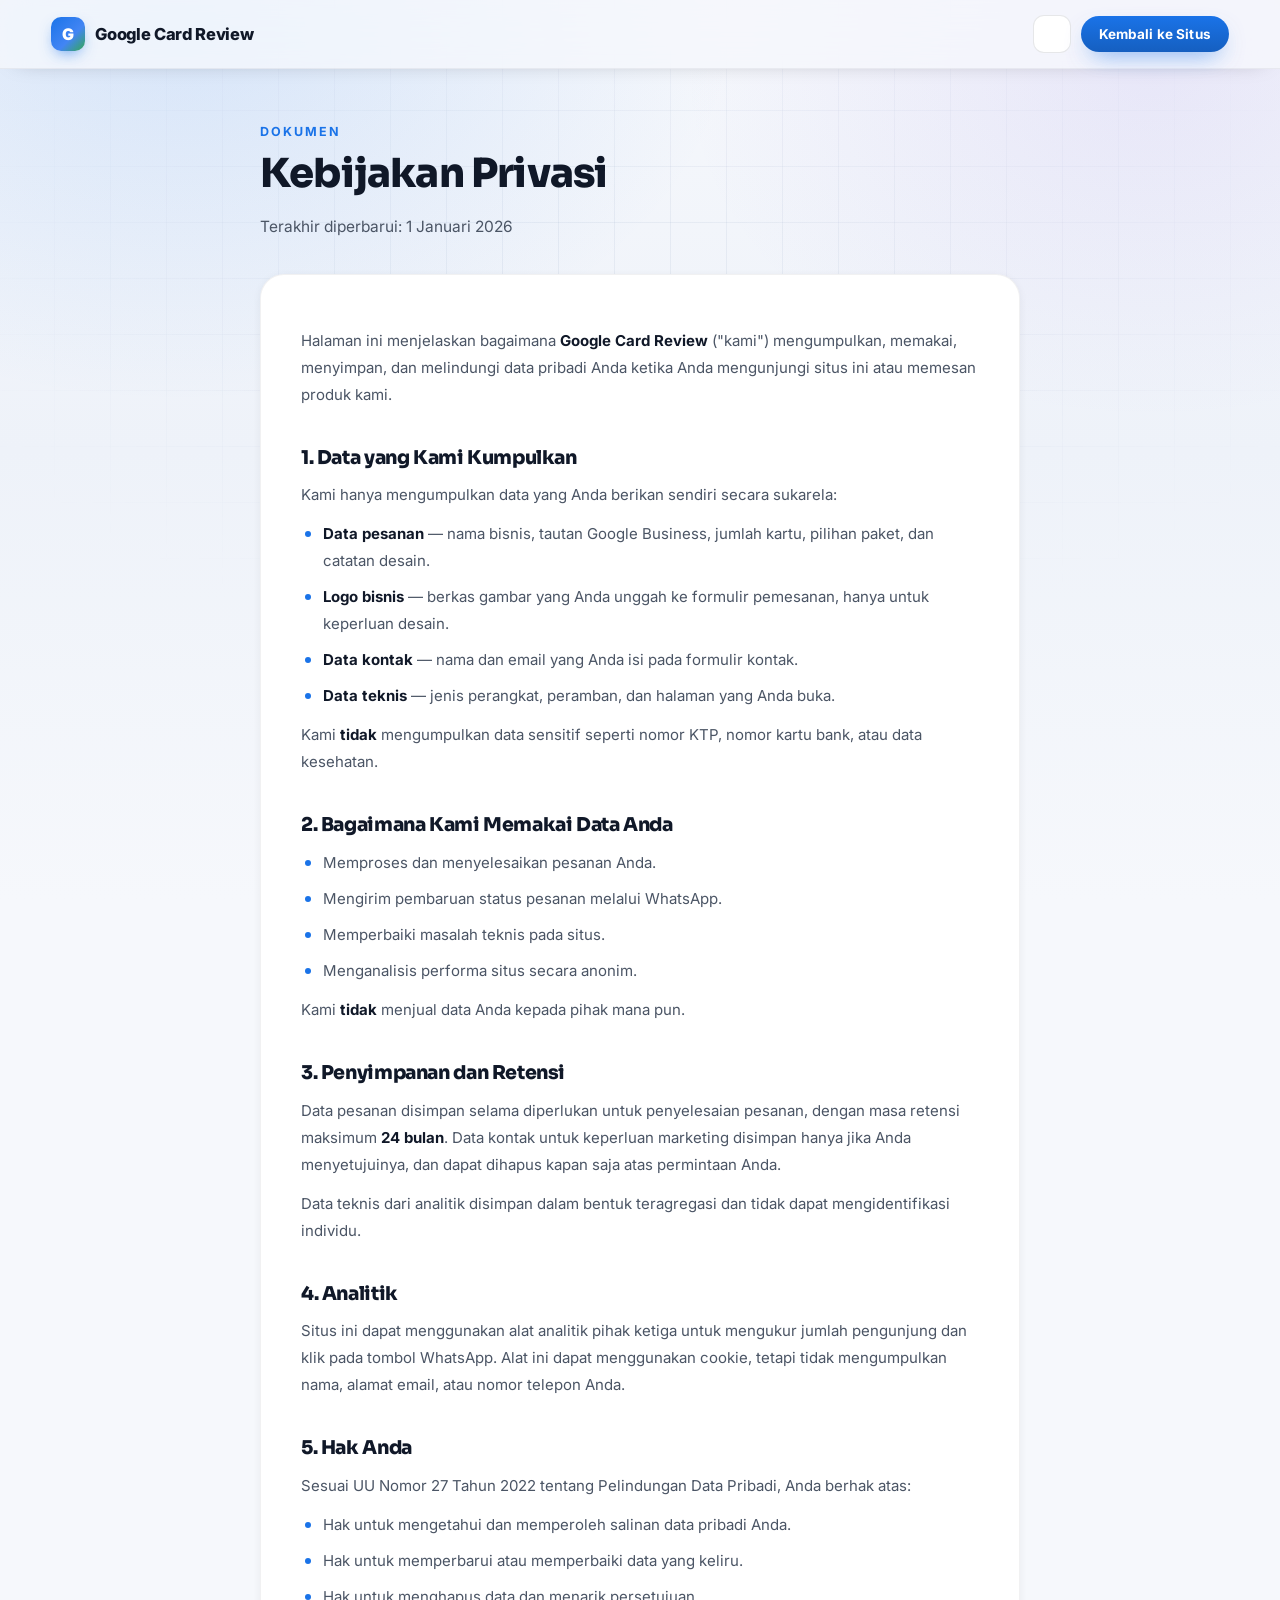
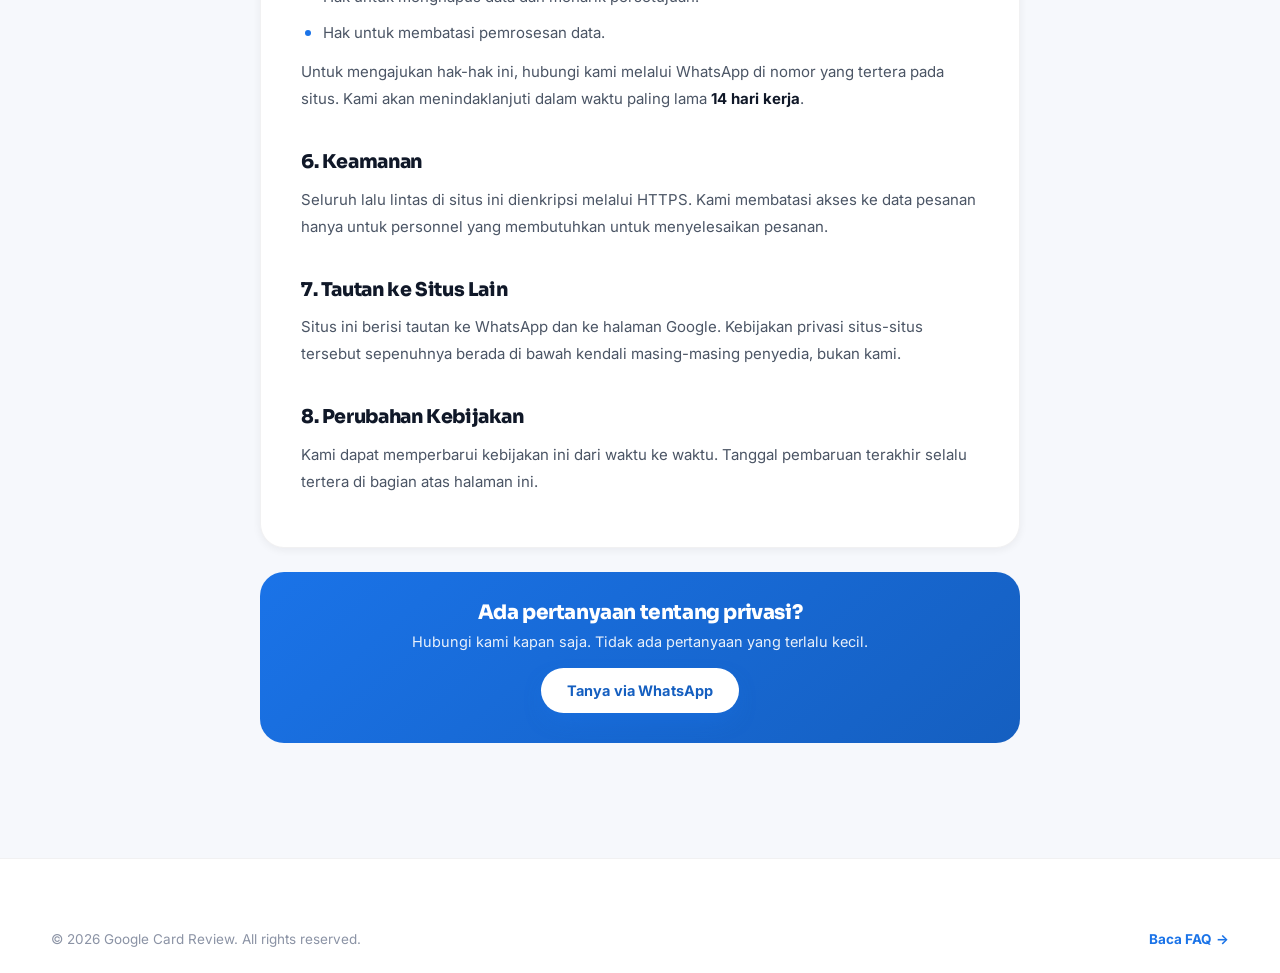
<file: privasi.html>
<!DOCTYPE html>
<html lang="id" data-theme="light">
<head>
<meta charset="UTF-8" />
<meta name="viewport" content="width=device-width, initial-scale=1" />
<meta name="description" content="Kebijakan privasi Google Card Review — bagaimana kami mengumpulkan, memakai, dan melindungi data Anda." />
<meta name="theme-color" content="#1a73e8" />
<meta name="robots" content="index, follow" />
<title>Kebijakan Privasi — Google Card Review</title>
<link rel="icon" href="assets/favicon.svg" type="image/svg+xml" />
<link rel="apple-touch-icon" href="assets/apple-touch-icon.png" />
<meta property="og:title" content="Kebijakan Privasi — Google Card Review" />
<meta property="og:description" content="Bagaimana kami mengumpulkan, memakai, dan melindungi data Anda." />
<meta property="og:image" content="assets/og-image.png" />
<meta property="og:type" content="article" />
<link rel="preconnect" href="https://fonts.googleapis.com" />
<link rel="preconnect" href="https://fonts.gstatic.com" crossorigin />
<link href="https://fonts.googleapis.com/css2?family=Inter:wght@400;500;600;700;800&family=Sora:wght@700;800&display=swap" rel="stylesheet" />
<link rel="stylesheet" href="style.css" />
<script>
  (function(){try{var s=localStorage.getItem("rc-theme");var d=matchMedia("(prefers-color-scheme: dark)").matches;
    document.documentElement.setAttribute("data-theme",s||(d?"dark":"light"));}catch(e){}})();
</script>
</head>
<body>
<div class="bg" aria-hidden="true"><div class="bg__wash"></div><div class="bg__grid"></div></div>

<header class="nav is-stuck">
  <div class="nav__inner">
    <a class="brand" href="index.html">
      <span class="brand__mark" aria-hidden="true">G</span>
      <span class="brand__name">Google Card Review</span>
    </a>
    <div class="nav__actions">
      <button class="theme" id="themeToggle" type="button" aria-label="Ganti tema"></button>
      <a class="btn btn--primary btn--sm" href="index.html">Kembali ke Situs</a>
    </div>
  </div>
</header>

<main class="section" style="padding-top:calc(var(--nav-h) + 52px)">
  <div class="wrap wrap--narrow">

    <span class="sec-kicker">Dokumen</span>
    <h1 style="font-family:'Sora';font-size:clamp(26px,4vw,40px);margin-bottom:12px">Kebijakan Privasi</h1>
    <p class="lead-p">Terakhir diperbarui: 1 Januari 2026</p>

    <div class="doc">
      <p>Halaman ini menjelaskan bagaimana <b>Google Card Review</b> ("kami") mengumpulkan, memakai, menyimpan, dan melindungi data pribadi Anda ketika Anda mengunjungi situs ini atau memesan produk kami.</p>

      <h2>1. Data yang Kami Kumpulkan</h2>
      <p>Kami hanya mengumpulkan data yang Anda berikan sendiri secara sukarela:</p>
      <ul>
        <li><b>Data pesanan</b> — nama bisnis, tautan Google Business, jumlah kartu, pilihan paket, dan catatan desain.</li>
        <li><b>Logo bisnis</b> — berkas gambar yang Anda unggah ke formulir pemesanan, hanya untuk keperluan desain.</li>
        <li><b>Data kontak</b> — nama dan email yang Anda isi pada formulir kontak.</li>
        <li><b>Data teknis</b> — jenis perangkat, peramban, dan halaman yang Anda buka.</li>
      </ul>
      <p>Kami <b>tidak</b> mengumpulkan data sensitif seperti nomor KTP, nomor kartu bank, atau data kesehatan.</p>

      <h2>2. Bagaimana Kami Memakai Data Anda</h2>
      <ul>
        <li>Memproses dan menyelesaikan pesanan Anda.</li>
        <li>Mengirim pembaruan status pesanan melalui WhatsApp.</li>
        <li>Memperbaiki masalah teknis pada situs.</li>
        <li>Menganalisis performa situs secara anonim.</li>
      </ul>
      <p>Kami <b>tidak</b> menjual data Anda kepada pihak mana pun.</p>

      <h2>3. Penyimpanan dan Retensi</h2>
      <p>Data pesanan disimpan selama diperlukan untuk penyelesaian pesanan, dengan masa retensi maksimum <b>24 bulan</b>. Data kontak untuk keperluan marketing disimpan hanya jika Anda menyetujuinya, dan dapat dihapus kapan saja atas permintaan Anda.</p>
      <p>Data teknis dari analitik disimpan dalam bentuk teragregasi dan tidak dapat mengidentifikasi individu.</p>

      <h2>4. Analitik</h2>
      <p>Situs ini dapat menggunakan alat analitik pihak ketiga untuk mengukur jumlah pengunjung dan klik pada tombol WhatsApp. Alat ini dapat menggunakan cookie, tetapi tidak mengumpulkan nama, alamat email, atau nomor telepon Anda.</p>

      <h2>5. Hak Anda</h2>
      <p>Sesuai UU Nomor 27 Tahun 2022 tentang Pelindungan Data Pribadi, Anda berhak atas:</p>
      <ul>
        <li>Hak untuk mengetahui dan memperoleh salinan data pribadi Anda.</li>
        <li>Hak untuk memperbarui atau memperbaiki data yang keliru.</li>
        <li>Hak untuk menghapus data dan menarik persetujuan.</li>
        <li>Hak untuk membatasi pemrosesan data.</li>
      </ul>
      <p>Untuk mengajukan hak-hak ini, hubungi kami melalui WhatsApp di nomor yang tertera pada situs. Kami akan menindaklanjuti dalam waktu paling lama <b>14 hari kerja</b>.</p>

      <h2>6. Keamanan</h2>
      <p>Seluruh lalu lintas di situs ini dienkripsi melalui HTTPS. Kami membatasi akses ke data pesanan hanya untuk personnel yang membutuhkan untuk menyelesaikan pesanan.</p>

      <h2>7. Tautan ke Situs Lain</h2>
      <p>Situs ini berisi tautan ke WhatsApp dan ke halaman Google. Kebijakan privasi situs-situs tersebut sepenuhnya berada di bawah kendali masing-masing penyedia, bukan kami.</p>

      <h2>8. Perubahan Kebijakan</h2>
      <p>Kami dapat memperbarui kebijakan ini dari waktu ke waktu. Tanggal pembaruan terakhir selalu tertera di bagian atas halaman ini.</p>
    </div>

    <div class="doc-cta">
      <h3>Ada pertanyaan tentang privasi?</h3>
      <p>Hubungi kami kapan saja. Tidak ada pertanyaan yang terlalu kecil.</p>
      <a class="btn btn--primary" href="https://wa.me/6288212725000?text=Halo%2C%20saya%20punya%20pertanyaan%20tentang%20kebijakan%20privasi."
         target="_blank" rel="noopener">Tanya via WhatsApp</a>
    </div>

  </div>
</main>

<footer class="foot">
  <div class="wrap">
    <div class="foot__bar" style="border-top:0;padding-top:0">
      <p>© 2026 Google Card Review. All rights reserved.</p>
      <a class="link-wa" href="index.html#faq">Baca FAQ</a>
    </div>
  </div>
</footer>

<script src="script.js" defer></script>
</body>
</html>
</file>
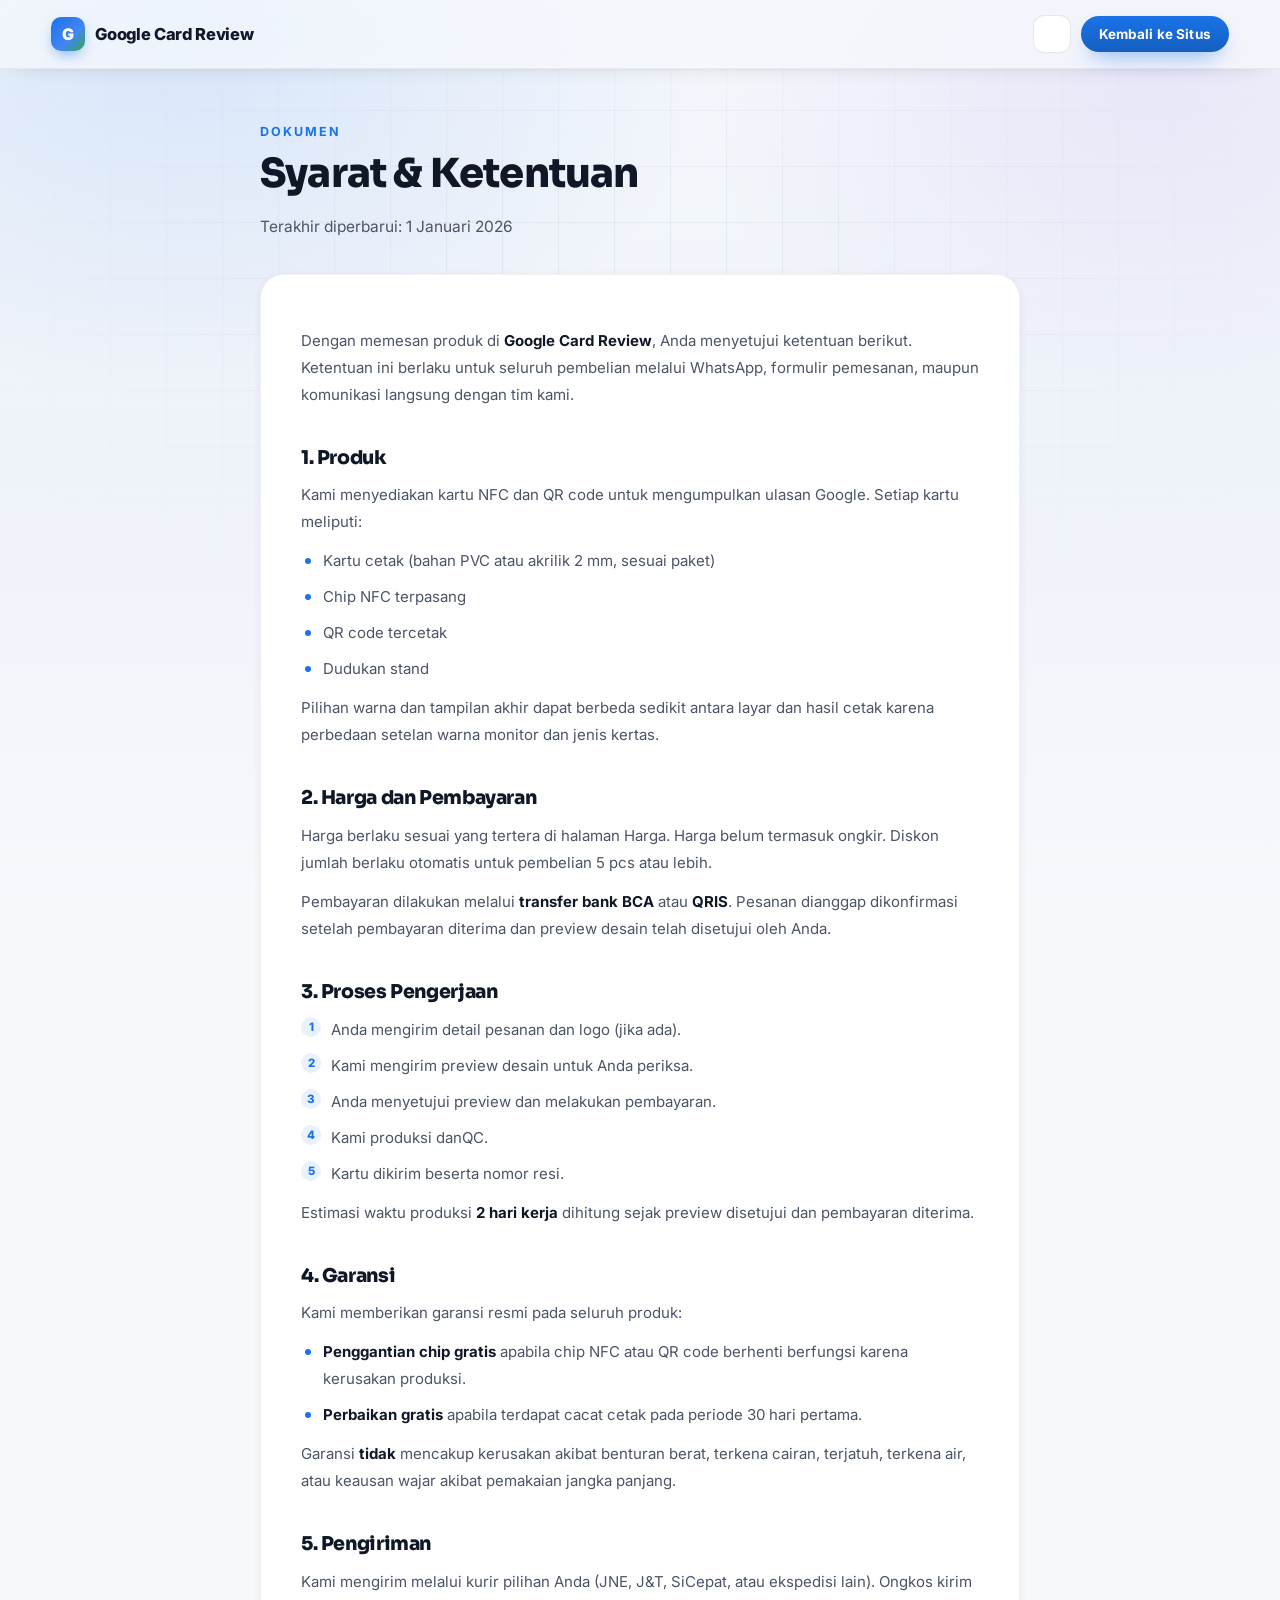
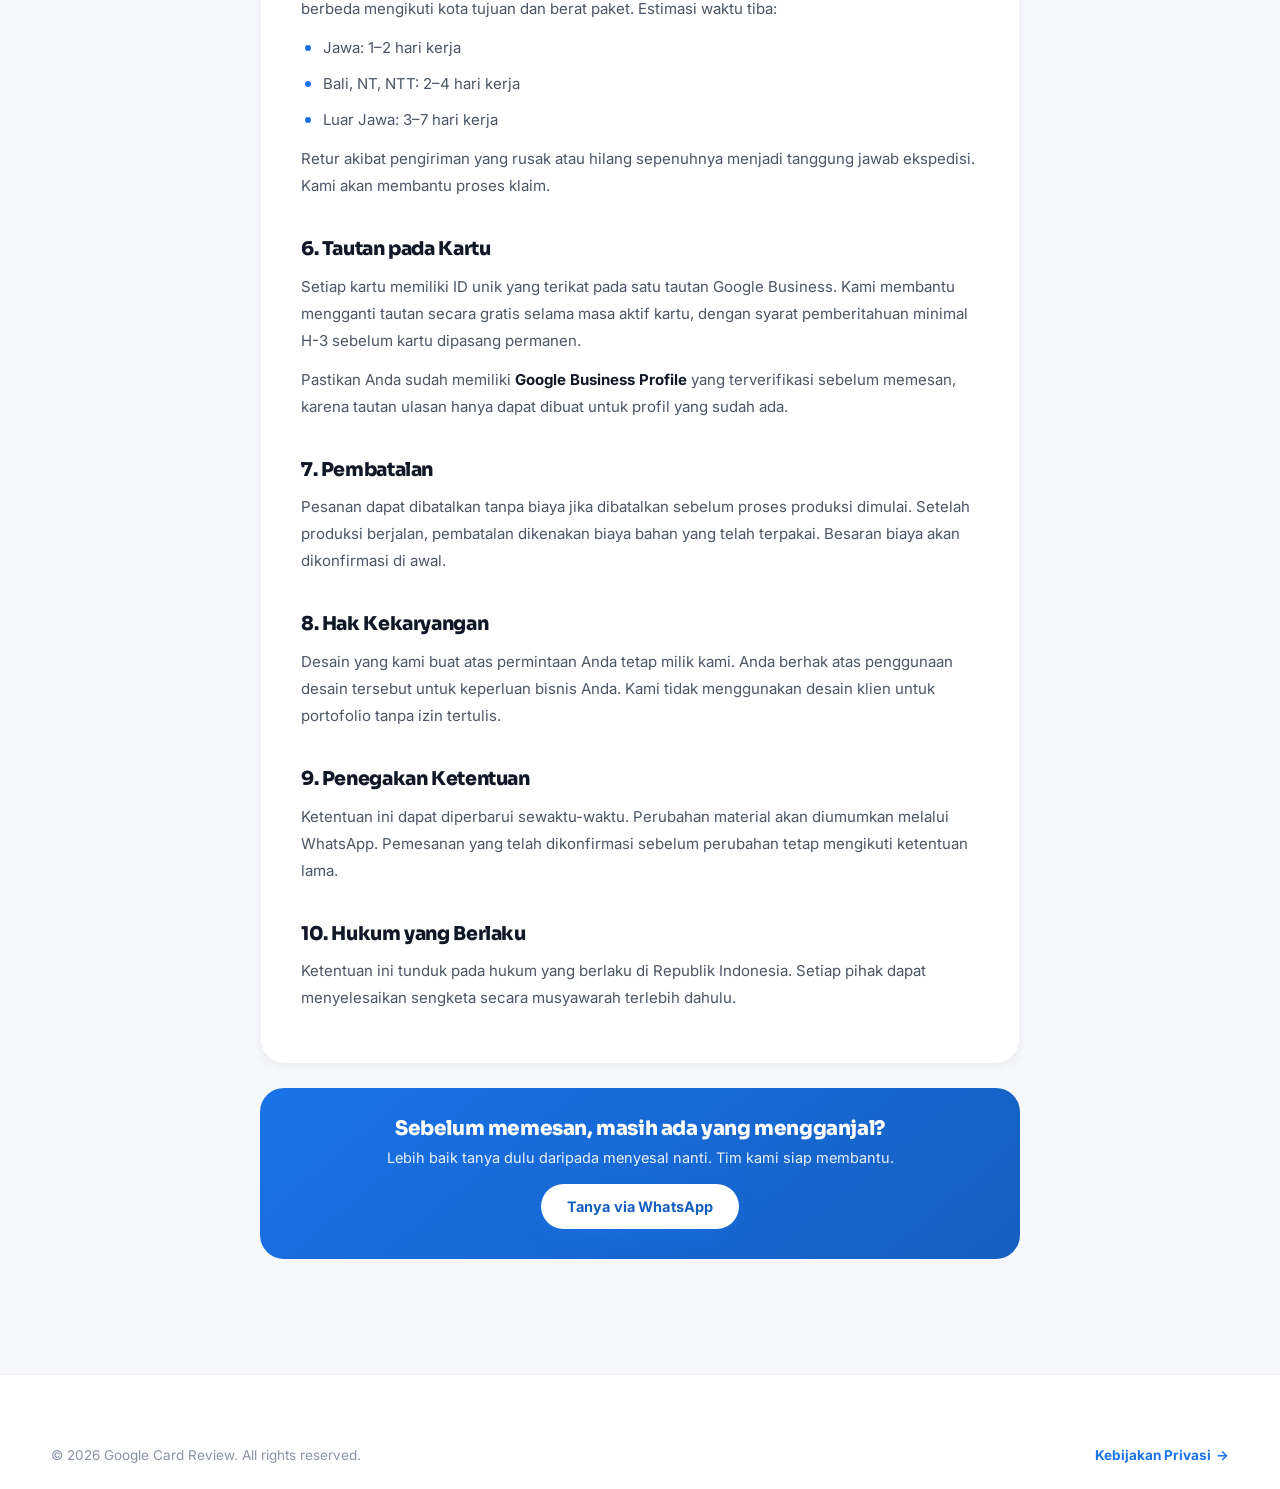
<file: syarat-ketentuan.html>
<!DOCTYPE html>
<html lang="id" data-theme="light">
<head>
<meta charset="UTF-8" />
<meta name="viewport" content="width=device-width, initial-scale=1" />
<meta name="description" content="Syarat & Ketentuan pemesanan kartu NFC dan QR Google Card Review — harga, garansi, pengiriman, dan pembelian." />
<meta name="theme-color" content="#1a73e8" />
<meta name="robots" content="index, follow" />
<title>Syarat &amp; Ketentuan — Google Card Review</title>
<link rel="icon" href="assets/favicon.svg" type="image/svg+xml" />
<link rel="apple-touch-icon" href="assets/apple-touch-icon.png" />
<meta property="og:title" content="Syarat & Ketentuan — Google Card Review" />
<meta property="og:description" content="Harga, garansi, pengiriman, dan ketentuan pembelian." />
<meta property="og:image" content="assets/og-image.png" />
<meta property="og:type" content="article" />
<link rel="preconnect" href="https://fonts.googleapis.com" />
<link rel="preconnect" href="https://fonts.gstatic.com" crossorigin />
<link href="https://fonts.googleapis.com/css2?family=Inter:wght@400;500;600;700;800&family=Sora:wght@700;800&display=swap" rel="stylesheet" />
<link rel="stylesheet" href="style.css" />
<script>
  (function(){try{var s=localStorage.getItem("rc-theme");var d=matchMedia("(prefers-color-scheme: dark)").matches;
    document.documentElement.setAttribute("data-theme",s||(d?"dark":"light"));}catch(e){}})();
</script>
</head>
<body>
<div class="bg" aria-hidden="true"><div class="bg__wash"></div><div class="bg__grid"></div></div>

<header class="nav is-stuck">
  <div class="nav__inner">
    <a class="brand" href="index.html">
      <span class="brand__mark" aria-hidden="true">G</span>
      <span class="brand__name">Google Card Review</span>
    </a>
    <div class="nav__actions">
      <button class="theme" id="themeToggle" type="button" aria-label="Ganti tema"></button>
      <a class="btn btn--primary btn--sm" href="index.html">Kembali ke Situs</a>
    </div>
  </div>
</header>

<main class="section" style="padding-top:calc(var(--nav-h) + 52px)">
  <div class="wrap wrap--narrow">

    <span class="sec-kicker">Dokumen</span>
    <h1 style="font-family:'Sora';font-size:clamp(26px,4vw,40px);margin-bottom:12px">Syarat &amp; Ketentuan</h1>
    <p class="lead-p">Terakhir diperbarui: 1 Januari 2026</p>

    <div class="doc">
      <p>Dengan memesan produk di <b>Google Card Review</b>, Anda menyetujui ketentuan berikut. Ketentuan ini berlaku untuk seluruh pembelian melalui WhatsApp, formulir pemesanan, maupun komunikasi langsung dengan tim kami.</p>

      <h2>1. Produk</h2>
      <p>Kami menyediakan kartu NFC dan QR code untuk mengumpulkan ulasan Google. Setiap kartu meliputi:</p>
      <ul>
        <li>Kartu cetak (bahan PVC atau akrilik 2 mm, sesuai paket)</li>
        <li>Chip NFC terpasang</li>
        <li>QR code tercetak</li>
        <li>Dudukan stand</li>
      </ul>
      <p>Pilihan warna dan tampilan akhir dapat berbeda sedikit antara layar dan hasil cetak karena perbedaan setelan warna monitor dan jenis kertas.</p>

      <h2>2. Harga dan Pembayaran</h2>
      <p>Harga berlaku sesuai yang tertera di halaman Harga. Harga belum termasuk ongkir. Diskon jumlah berlaku otomatis untuk pembelian 5 pcs atau lebih.</p>
      <p>Pembayaran dilakukan melalui <b>transfer bank BCA</b> atau <b>QRIS</b>. Pesanan dianggap dikonfirmasi setelah pembayaran diterima dan preview desain telah disetujui oleh Anda.</p>

      <h2>3. Proses Pengerjaan</h2>
      <ol>
        <li>Anda mengirim detail pesanan dan logo (jika ada).</li>
        <li>Kami mengirim preview desain untuk Anda periksa.</li>
        <li>Anda menyetujui preview dan melakukan pembayaran.</li>
        <li>Kami produksi danQC.</li>
        <li>Kartu dikirim beserta nomor resi.</li>
      </ol>
      <p>Estimasi waktu produksi <b>2 hari kerja</b> dihitung sejak preview disetujui dan pembayaran diterima.</p>

      <h2>4. Garansi</h2>
      <p>Kami memberikan garansi resmi pada seluruh produk:</p>
      <ul>
        <li><b>Penggantian chip gratis</b> apabila chip NFC atau QR code berhenti berfungsi karena kerusakan produksi.</li>
        <li><b>Perbaikan gratis</b> apabila terdapat cacat cetak pada periode 30 hari pertama.</li>
      </ul>
      <p>Garansi <b>tidak</b> mencakup kerusakan akibat benturan berat, terkena cairan, terjatuh, terkena air, atau keausan wajar akibat pemakaian jangka panjang.</p>

      <h2>5. Pengiriman</h2>
      <p>Kami mengirim melalui kurir pilihan Anda (JNE, J&T, SiCepat, atau ekspedisi lain). Ongkos kirim berbeda mengikuti kota tujuan dan berat paket. Estimasi waktu tiba:</p>
      <ul>
        <li>Jawa: 1–2 hari kerja</li>
        <li>Bali, NT, NTT: 2–4 hari kerja</li>
        <li>Luar Jawa: 3–7 hari kerja</li>
      </ul>
      <p>Retur akibat pengiriman yang rusak atau hilang sepenuhnya menjadi tanggung jawab ekspedisi. Kami akan membantu proses klaim.</p>

      <h2>6. Tautan pada Kartu</h2>
      <p>Setiap kartu memiliki ID unik yang terikat pada satu tautan Google Business. Kami membantu mengganti tautan secara gratis selama masa aktif kartu, dengan syarat pemberitahuan minimal H-3 sebelum kartu dipasang permanen.</p>
      <p>Pastikan Anda sudah memiliki <b>Google Business Profile</b> yang terverifikasi sebelum memesan, karena tautan ulasan hanya dapat dibuat untuk profil yang sudah ada.</p>

      <h2>7. Pembatalan</h2>
      <p>Pesanan dapat dibatalkan tanpa biaya jika dibatalkan sebelum proses produksi dimulai. Setelah produksi berjalan, pembatalan dikenakan biaya bahan yang telah terpakai. Besaran biaya akan dikonfirmasi di awal.</p>

      <h2>8. Hak Kekaryangan</h2>
      <p>Desain yang kami buat atas permintaan Anda tetap milik kami. Anda berhak atas penggunaan desain tersebut untuk keperluan bisnis Anda. Kami tidak menggunakan desain klien untuk portofolio tanpa izin tertulis.</p>

      <h2>9. Penegakan Ketentuan</h2>
      <p>Ketentuan ini dapat diperbarui sewaktu-waktu. Perubahan material akan diumumkan melalui WhatsApp. Pemesanan yang telah dikonfirmasi sebelum perubahan tetap mengikuti ketentuan lama.</p>

      <h2>10. Hukum yang Berlaku</h2>
      <p>Ketentuan ini tunduk pada hukum yang berlaku di Republik Indonesia. Setiap pihak dapat menyelesaikan sengketa secara musyawarah terlebih dahulu.</p>
    </div>

    <div class="doc-cta">
      <h3>Sebelum memesan, masih ada yang mengganjal?</h3>
      <p>Lebih baik tanya dulu daripada menyesal nanti. Tim kami siap membantu.</p>
      <a class="btn btn--primary" href="https://wa.me/6288212725000?text=Halo%2C%20saya%20membaca%20Syarat%20%26%20Ketentuan%20dan%20punya%20pertanyaan."
         target="_blank" rel="noopener">Tanya via WhatsApp</a>
    </div>

  </div>
</main>

<footer class="foot">
  <div class="wrap">
    <div class="foot__bar" style="border-top:0;padding-top:0">
      <p>© 2026 Google Card Review. All rights reserved.</p>
      <a class="link-wa" href="privasi.html">Kebijakan Privasi</a>
    </div>
  </div>
</footer>

<script src="script.js" defer></script>
</body>
</html>
</file>
<file: style.css>
/* ============================================================================
   ReviewCard — Landing page kartu ulasan Google 3D
   style.css

   ATURAN MUTLAK SOAL LEBAR KARTU 3D
   ------------------------------------
   Semua isi .card memakai position:absolute, jadi .card tidak punya konten
   in-flow (min-content = 0). Kalau lebarnya memakai persentase yang
   bergantung pada induk, terjadi dependensi sirkular:

       .tilt (shrink-to-fit)  ->  .card  ->  min(100%, 30em)
                                              ^ 100%-nya belum definite
   hasilnya lebar kartu = 0px dan halaman tampak KOSONG.

   Karena itu width kartu HANYA boleh memakai panjang yang sudah pasti:
       width: var(--card-w)  ->  min(26em, 84vw)
   Dan kolom grid yang menampungnya minimal 460px (lihat .hero__grid).
   JANGAN ganti --card-w dengan persentase.

   Script JS hanya menyentuh transform, glare, dan opacity bayangan.
     Tidak pernah menyentuh opacity/display/width elemen kartu. Reveal juga
     memakai kelas .js-reveal yang hanya ditambahkan JS — kalau JS gagal,
     tidak ada yang tersembunyi.

   Daftar isi
   01. Token  02. Reset  03. Latar  04. Tombol
   05. Navbar  06. Hero  07. Kartu 3D  08. Section  09. Fitur
   10. Langkah  11. Manfaat  12. Galeri  13. Testimoni
   14. Paket  15. FAQ  16. Kontak  17. Footer
   18. Reveal  19. Responsif  20. Reduced motion
   ========================================================================= */


/* ==========================================================================
   01. TOKEN
   ========================================================================== */
:root{
  /* brand */
  --brand:      #1a73e8;
  --brand-600:  #155fc0;
  --brand-soft: rgba(26,115,232,.10);
  --on-brand:   #ffffff;
  --wa:         #25D366;
  --gold:       #ffc53d;
  --ok:         #16a34a;

  /* pemakai */
  --bg:        #f6f8fc;
  --bg-2:      #eef2f9;
  --surface:   #ffffff;
  --surface-2: #f3f6fb;
  --border:    rgba(16,24,40,.10);
  --border-2:  rgba(16,24,40,.06);
  --text:      #101828;
  --text-dim:  #4b5565;
  --text-mute: #8b93a5;

  --shadow-s: 0 2px 8px rgba(16,24,40,.06);
  --shadow-m: 0 14px 34px -14px rgba(16,24,40,.20);
  --shadow-l: 0 32px 64px -28px rgba(16,24,40,.28);

  --nav-h: 68px;
  --wrap: min(1180px, 92vw);
  --r-s: 12px;
  --r-m: 18px;
  --r-l: 24px;
  --ease: cubic-bezier(.2,.8,.2,1);
}

[data-theme="dark"]{
  --bg:        #0a0e17;
  --bg-2:      #0d1320;
  --surface:   #131a28;
  --surface-2: #1a2333;
  --border:    rgba(255,255,255,.11);
  --border-2:  rgba(255,255,255,.06);
  --text:      #e8edf7;
  --text-dim:  #9aa6bd;
  --text-mute: #6b7689;

  --brand-soft: rgba(66,133,244,.16);
  --shadow-s: 0 2px 8px rgba(0,0,0,.4);
  --shadow-m: 0 14px 34px -14px rgba(0,0,0,.6);
  --shadow-l: 0 32px 64px -28px rgba(0,0,0,.7);
}


/* ==========================================================================
   02. RESET & DASAR
   ========================================================================== */
*,*::before,*::after{ box-sizing:border-box; margin:0; padding:0 }

html{ scroll-behavior:smooth; scroll-padding-top:calc(var(--nav-h) + 16px); -webkit-text-size-adjust:100% }

body{
  min-height:100svh;
  font-family:'Inter',system-ui,-apple-system,'Segoe UI',sans-serif;
  background:var(--bg); color:var(--text);
  overflow-x:hidden; -webkit-font-smoothing:antialiased;
  transition:background .35s ease, color .35s ease;
}
svg{ display:block; max-width:100% }
img{ max-width:100%; display:block }
a{ color:inherit; text-decoration:none }
ul,ol{ list-style:none }
button{ font:inherit; color:inherit; background:none; border:0; cursor:pointer }
input,textarea{ font:inherit; color:inherit }
h1,h2,h3,h4{ line-height:1.14; letter-spacing:-.02em; font-weight:800 }
::selection{ background:rgba(66,133,244,.3) }

.skip{
  position:absolute; left:-9999px; top:0; z-index:200;
  background:var(--brand); color:#fff; padding:12px 20px; border-radius:0 0 10px 0;
}
.skip:focus{ left:0 }

.wrap{ width:var(--wrap); margin-inline:auto }
.wrap--narrow{ width:min(760px, 92vw) }


/* ==========================================================================
   03. LATAR
   ========================================================================== */
.bg{ position:fixed; inset:0; z-index:0; pointer-events:none; overflow:hidden }
.bg__wash{
  position:absolute; inset:0;
  background:
    radial-gradient(900px 620px at 14% 2%,  rgba(26,115,232,.14), transparent 62%),
    radial-gradient(760px 560px at 90% 8%,  rgba(120,90,220,.10), transparent 62%),
    linear-gradient(180deg, var(--bg) 0%, var(--bg-2) 50%, var(--bg) 100%);
  transition:background .35s ease;
}
.bg__grid{
  position:absolute; inset:-2px;
  background-image:
    linear-gradient(rgba(120,140,180,.10) 1px, transparent 1px),
    linear-gradient(90deg,rgba(120,140,180,.10) 1px, transparent 1px);
  background-size:56px 56px;
  -webkit-mask-image:radial-gradient(ellipse 80% 60% at 50% 30%, #000 10%, transparent 72%);
          mask-image:radial-gradient(ellipse 80% 60% at 50% 30%, #000 10%, transparent 72%);
}


/* ==========================================================================
   04. TOMBOL
   ========================================================================== */
.btn{
  display:inline-flex; align-items:center; justify-content:center; gap:9px;
  padding:14px 26px; border-radius:999px;
  font-size:14.5px; font-weight:700; letter-spacing:.01em;
  white-space:nowrap; cursor:pointer;
  transition:transform .25s var(--ease), box-shadow .25s var(--ease),
             background .25s ease, border-color .25s ease, color .25s ease;
}
.btn--sm{ padding:10px 18px; font-size:13.5px }
.btn--lg{ padding:17px 30px; font-size:16px }
.btn--full{ width:100% }

.btn--primary{
  background:linear-gradient(180deg, var(--brand), var(--brand-600));
  color:var(--on-brand);
  box-shadow:0 10px 24px -10px rgba(26,115,232,.7);
}
.btn--primary:hover{ transform:translateY(-2px); box-shadow:0 16px 32px -12px rgba(26,115,232,.8) }
.btn--primary:active{ transform:translateY(0) }

.btn--ghost{
  background:transparent; color:var(--text);
  border:1.5px solid var(--border);
}
.btn--ghost:hover{ border-color:var(--brand); color:var(--brand); background:var(--brand-soft) }

.btn--wa{
  background:var(--wa); color:#052e16;
  box-shadow:0 12px 26px -12px rgba(37,211,102,.8);
}
.btn--wa:hover{ transform:translateY(-2px) }

.link-wa{
  font-size:13.5px; font-weight:700; color:var(--brand);
  display:inline-flex; align-items:center; gap:5px;
}
.link-wa::after{ content:"→"; transition:transform .25s var(--ease) }
.link-wa:hover::after{ transform:translateX(4px) }

.tag{
  display:inline-flex; align-items:center; gap:9px;
  padding:7px 15px; border-radius:999px;
  font-size:12.5px; font-weight:600; letter-spacing:.04em;
  color:var(--brand); background:var(--brand-soft);
  border:1px solid rgba(26,115,232,.28);
}
.tag__dot{
  width:7px; height:7px; border-radius:50%; background:var(--brand);
  box-shadow:0 0 0 0 rgba(26,115,232,.6); animation:pulse 2.2s infinite;
}
@keyframes pulse{ 70%{ box-shadow:0 0 0 8px rgba(26,115,232,0) } 100%{ box-shadow:0 0 0 0 rgba(26,115,232,0) } }


/* ==========================================================================
   05. NAVBAR
   ========================================================================== */
.nav{
  position:fixed; top:0; left:0; right:0; z-index:100;
  transition:background .3s ease, box-shadow .3s ease, border-color .3s ease;
  border-bottom:1px solid transparent;
}
.nav.is-stuck{
  background:color-mix(in srgb, var(--bg) 78%, transparent);
  backdrop-filter:blur(16px) saturate(160%);
  -webkit-backdrop-filter:blur(16px) saturate(160%);
  border-bottom-color:var(--border-2);
  box-shadow:0 6px 24px -18px rgba(0,0,0,.4);
}
.nav__inner{
  width:var(--wrap); margin-inline:auto;
  height:var(--nav-h);
  display:flex; align-items:center; justify-content:space-between; gap:20px;
}

.brand{ display:flex; align-items:center; gap:10px; font-weight:800; letter-spacing:-.02em }
.brand__mark{
  width:34px; height:34px; border-radius:10px; display:grid; place-items:center;
  background:linear-gradient(135deg, var(--brand), #4285F4 60%, #34A853);
  color:#fff; font-size:16px; font-weight:900;
  box-shadow:0 6px 16px -6px rgba(26,115,232,.8);
}
.brand__name{ font-size:16.5px }

.nav__menu{ display:flex; align-items:center; gap:4px }
.nav__menu a{
  padding:9px 14px; border-radius:999px;
  font-size:14px; font-weight:600; color:var(--text-dim);
  transition:color .2s ease, background .2s ease;
}
.nav__menu a:hover{ color:var(--brand); background:var(--brand-soft) }
.nav__menu a.is-active{ color:var(--brand); background:var(--brand-soft) }

.nav__actions{ display:flex; align-items:center; gap:10px }

.theme{
  width:38px; height:38px; border-radius:11px;
  display:grid; place-items:center;
  background:var(--surface); border:1px solid var(--border);
  color:var(--text-dim);
  transition:color .2s, border-color .2s, transform .2s var(--ease);
}
.theme:hover{ color:var(--brand); border-color:var(--brand) }
.theme svg{ width:18px; height:18px; fill:none; stroke:currentColor; stroke-width:2; stroke-linecap:round; stroke-linejoin:round }
.theme__moon{ display:none }
[data-theme="dark"] .theme__sun{ display:none }
[data-theme="dark"] .theme__moon{ display:block }

.nav__burger{
  display:none; width:40px; height:40px; border-radius:11px;
  border:1px solid var(--border); background:var(--surface);
  padding:11px 9px; flex-direction:column; justify-content:space-between;
}
.nav__burger span{ display:block; height:2px; border-radius:2px; background:var(--text); transition:transform .3s var(--ease), opacity .2s }
.nav__burger[aria-expanded="true"] span:nth-child(1){ transform:translateY(7px) rotate(45deg) }
.nav__burger[aria-expanded="true"] span:nth-child(2){ opacity:0 }
.nav__burger[aria-expanded="true"] span:nth-child(3){ transform:translateY(-7px) rotate(-45deg) }


/* ==========================================================================
   06. HERO
   ========================================================================== */
.hero{
  position:relative; z-index:1;
  padding:calc(var(--nav-h) + 56px) 0 80px;
}
.hero__grid{
  display:grid;
  /* kolom kanan minimal 460px supaya kartu 3D (maks 26em = 442px) muat */
  grid-template-columns:minmax(0,1fr) minmax(0,460px);
  gap:clamp(32px,5vw,64px);
  align-items:center;
}
.hero__title{
  font-family:'Sora',sans-serif;
  font-size:clamp(30px,4.4vw,50px);
  letter-spacing:-.035em; line-height:1.08;
  margin:20px 0 18px;
}
.grad{
  background:linear-gradient(100deg, var(--brand), #8b5cf6);
  -webkit-background-clip:text; background-clip:text; color:transparent;
}
.hero__sub{
  font-size:clamp(14.5px,1.5vw,16.5px);
  line-height:1.7; color:var(--text-dim); max-width:52ch;
}
.hero__sub b{ color:var(--text) }
.hero__cta{ display:flex; flex-wrap:wrap; gap:12px; margin:30px 0 34px }

.hero__stats{
  display:flex; flex-wrap:wrap; gap:32px;
  padding-top:26px; border-top:1px solid var(--border-2);
}
.hero__stats li{ display:flex; flex-direction:column; gap:2px }
.hero__stats b{ font-size:22px; font-weight:800; letter-spacing:-.02em; color:var(--text) }
.hero__stats span{ font-size:12.5px; color:var(--text-mute) }

.hero__copy{ min-width:0 }
.hero__stage{ display:grid; place-items:center }


/* ==========================================================================
   07. KARTU 3D  (struktur &Verified dari versi sebelumnya)
   --------------------------------------------------------------------------
   ANGGARAN TINGGI (em, sheet 26em x ~17.9em):
     biru  46% x 17.9 = 8.25em  ; isi 7.71em  -> sisa 0.54em
     putih 54% x 17.9 = 9.68em  ; isi 9.09em  -> sisa 0.59em
   Lencana G di top:46% = tepat batas .part--top.
   Jangan ubah --card-ar tanpa menghitung ulang angka di atas.
   ========================================================================== */
.tilt{
  position:relative;
  width:100%;
  display:grid; place-items:center;
  font-size:clamp(12px, 2.5vw, 17px);
  perspective:1200px;
  perspective-origin:50% 46%;

  /* panjang PASTI (em & vw) — bukan persentase */
  --card-w: min(26em, 84vw);
  --card-ar: 1.45;
}

.card{
  position:relative; z-index:1;
  width:var(--card-w);
  aspect-ratio:var(--card-ar);
  min-height:200px;
  border-radius:clamp(20px, 1.5em, 24px);
  box-shadow:
    0 30px 60px -24px rgba(20,32,60,.36),
    0 12px 26px -14px rgba(20,32,60,.18),
    0 2px 6px -2px rgba(20,32,60,.10);
  transform:rotateX(0deg) rotateY(0deg) scale(1);
  will-change:transform;
  cursor:grab; touch-action:pan-y;
  user-select:none; -webkit-user-select:none;
}
.card.is-drag{ cursor:grabbing }

.card__sheet{
  position:absolute; inset:0;
  display:flex; flex-direction:column;
  border-radius:inherit; overflow:hidden;
  background:rgba(255,255,255,.88);
}

.cast{
  position:absolute; z-index:0;
  left:50%; bottom:-1.2em; width:76%; height:1.6em;
  transform:translate(-50%,0); border-radius:50%;
  background:radial-gradient(ellipse at center,
    rgba(24,36,64,.30), rgba(24,36,64,.10) 55%, rgba(24,36,64,0) 76%);
  filter:blur(14px); pointer-events:none;
  will-change:transform,opacity;
}

.part{ position:relative }

.part--top{
  position:relative; z-index:2;
  flex:0 0 46%;
  display:flex; flex-direction:column;
  align-items:center; justify-content:center; gap:.45em;
  padding:1.25em 1.35em 1.6em;
  background:#1a73e8; text-align:center; overflow:hidden;
}
.part--top::before{
  content:""; position:absolute; inset:0; pointer-events:none;
  background:
    radial-gradient(130% 95% at 24% 2%, rgba(255,255,255,.30), transparent 58%),
    linear-gradient(200deg, rgba(255,255,255,.13), transparent 42%, rgba(0,0,0,.10));
}
.part--top::after{
  content:""; position:absolute; left:0; right:0; top:100%; height:1.15em;
  background:#1a73e8;
  border-radius:0 0 50% 50% / 0 0 100% 100%;
}

.stars{ display:flex; gap:.16em; color:var(--gold) }
.stars svg{ width:.95em; height:.95em; filter:drop-shadow(0 1px 2px rgba(0,40,100,.35)) }
.stars svg path{ fill:currentColor }
.stars--sm{ color:var(--gold); gap:2px }
.stars--sm svg{ width:15px; height:15px; filter:none }

.lead{
  position:relative; max-width:82%;
  font-size:.9em; font-weight:700; line-height:1.28;
  color:#fff; text-shadow:0 1px 2px rgba(10,40,90,.22);
  display:-webkit-box; -webkit-box-orient:vertical; -webkit-line-clamp:3;
  line-clamp:3; overflow:hidden;
}

.gbadge{
  position:absolute; z-index:3; left:50%; top:46%;
  width:2.6em; height:2.6em;
  transform:translate(-50%,-50%);
  display:grid; place-items:center; border-radius:50%;
  background:#fff;
  box-shadow:0 .12em .3em rgba(20,32,60,.18), 0 0 0 .12em rgba(255,255,255,.9);
}
.gbadge svg{ width:68%; height:68% }

.part--bottom{
  position:relative; z-index:1;
  flex:1 1 auto;
  display:flex; flex-direction:column;
  align-items:center; justify-content:center; gap:.5em;
  padding:1.8em 1.35em .9em;
  background:linear-gradient(180deg, rgba(255,255,255,.92), rgba(255,255,255,.78));
  backdrop-filter:blur(10px) saturate(125%);
  -webkit-backdrop-filter:blur(10px) saturate(125%);
}

.tap{
  font-size:1em; font-weight:800; line-height:1.2;
  letter-spacing:.1em; text-transform:uppercase; color:#101828;
  white-space:nowrap;
}

.options{ width:100%; display:flex; align-items:center; justify-content:center; gap:.9em }
.opt{ flex:1 1 0; min-width:0; display:flex; flex-direction:column; align-items:center; gap:.45em }
.opt__label{
  font-size:.62em; font-weight:700; line-height:1.2;
  letter-spacing:.16em; text-transform:uppercase; color:#5b6478; white-space:nowrap;
}
.opt__icon{ display:block; width:3.2em; height:3.2em; color:#1a73e8 }
.opt__icon svg{ width:100%; height:100% }
.options__div{
  flex:0 0 auto; width:1px; align-self:stretch; margin:.2em .25em;
  background:linear-gradient(180deg, transparent, rgba(27,34,51,.18) 25%, rgba(27,34,51,.18) 75%, transparent);
}

.qr{
  position:relative; width:3.5em; height:3.5em; padding:.28em;
  border-radius:.5em; background:#f1f3f7;
  box-shadow:0 .1em .3em rgba(20,32,60,.14), inset 0 0 0 1px rgba(27,34,51,.08);
  display:grid; place-items:center;
}
.qr__art{ width:100%; height:100%; color:#c3c9d4 }
.qr__art path{ fill:currentColor }
.qr__logo{
  position:absolute; left:50%; top:50%; transform:translate(-50%,-50%);
  width:1.35em; height:1.35em; display:grid; place-items:center;
  border-radius:.28em; background:#fff;
  box-shadow:0 .06em .18em rgba(20,32,60,.22);
}
.qr__logo svg{ width:76%; height:76% }

.glare{
  position:absolute; inset:0; z-index:4;
  border-radius:inherit; pointer-events:none; mix-blend-mode:soft-light;
  background:radial-gradient(42% 42% at var(--gx,50%) var(--gy,50%),
    rgba(255,255,255,.95) 0%, rgba(255,255,255,.42) 32%, rgba(255,255,255,0) 68%);
  opacity:var(--go,0);
  transition:opacity .5s ease;
}
.glare::after{
  content:""; position:absolute; inset:0; border-radius:inherit; mix-blend-mode:screen;
  background:linear-gradient(calc(var(--ga,0deg) + 118deg),
    transparent 38%, rgba(255,255,255,.32) 48%, rgba(255,255,255,.05) 55%, transparent 64%);
}
.edge{
  position:absolute; inset:0; z-index:5; border-radius:inherit; pointer-events:none;
  box-shadow:
    inset 0 0 0 1px rgba(27,34,51,.10),
    inset 0 1px 0 0 rgba(255,255,255,.85),
    inset 0 -1px 0 0 rgba(27,34,51,.06);
}


/* ==========================================================================
   08. SECTION
   ========================================================================== */
.section{ position:relative; z-index:1; padding:clamp(64px,9vw,116px) 0 }
.section--alt{ background:color-mix(in srgb, var(--surface-2) 62%, transparent) }

.sec-head{ max-width:640px; margin:0 auto clamp(36px,5vw,58px); text-align:center }
.sec-kicker{
  display:inline-block; margin-bottom:12px;
  font-size:12.5px; font-weight:700; letter-spacing:.16em; text-transform:uppercase;
  color:var(--brand);
}
.sec-head h2{ font-family:'Sora',sans-serif; font-size:clamp(24px,3.4vw,38px) }
.sec-head p{ margin-top:14px; font-size:15px; line-height:1.7; color:var(--text-dim) }

.lead-p{ margin:16px 0 26px; font-size:15.5px; line-height:1.75; color:var(--text-dim); max-width:48ch }
.lead-p b{ color:var(--text) }

.split{ display:grid; grid-template-columns:minmax(0,1fr) minmax(0,1fr); gap:clamp(32px,5vw,72px); align-items:center }
.split--contact{ grid-template-columns:minmax(0,1fr) minmax(0,440px) }


/* ==========================================================================
   09. FITUR
   ========================================================================== */
.cards-4{ display:grid; grid-template-columns:repeat(auto-fit,minmax(238px,1fr)); gap:18px }
.fcard{
  padding:28px 24px; border-radius:var(--r-m);
  background:var(--surface); border:1px solid var(--border-2);
  box-shadow:var(--shadow-s);
  transition:transform .35s var(--ease), box-shadow .35s var(--ease), border-color .35s;
}
.fcard:hover{ transform:translateY(-5px); box-shadow:var(--shadow-m); border-color:var(--brand-soft) }
.fcard__icon{
  width:52px; height:52px; border-radius:15px; display:grid; place-items:center;
  background:var(--brand-soft); color:var(--brand); margin-bottom:18px;
}
.fcard__icon svg{ width:28px; height:28px }
.fcard h3{ font-size:17.5px; margin-bottom:9px }
.fcard p{ font-size:14px; line-height:1.68; color:var(--text-dim) }


/* ==========================================================================
   10. LANGKAH
   ========================================================================== */
.steps{ display:grid; grid-template-columns:repeat(auto-fit,minmax(258px,1fr)); gap:18px }
.step{
  position:relative; padding:34px 26px 28px; border-radius:var(--r-m);
  background:var(--surface); border:1px solid var(--border-2); box-shadow:var(--shadow-s);
}
.step__num{
  position:absolute; top:-6px; right:20px;
  font-family:'Sora',sans-serif; font-size:70px; font-weight:800; line-height:1;
  color:var(--brand); opacity:.14; letter-spacing:-.05em;
}
.step__icon{
  width:50px; height:50px; border-radius:14px; display:grid; place-items:center;
  background:var(--brand-soft); color:var(--brand); margin-bottom:16px;
}
.step__icon svg{ width:27px; height:27px }
.step h3{ font-size:18px; margin-bottom:9px }
.step p{ font-size:14px; line-height:1.68; color:var(--text-dim) }


/* ==========================================================================
   11. MANFAAT
   ========================================================================== */
.checks{ display:grid; gap:14px }
.checks li{
  display:flex; gap:14px; align-items:flex-start;
  padding:18px 20px; border-radius:var(--r-m);
  background:var(--surface); border:1px solid var(--border-2);
}
.checks__mark{
  flex:0 0 28px; width:28px; height:28px; border-radius:50%;
  display:grid; place-items:center;
  background:rgba(22,163,74,.12); color:var(--ok);
}
.checks__mark svg{ width:15px; height:15px }
.checks b{ display:block; font-size:15px; font-weight:700; margin-bottom:4px }
.checks p{ font-size:13.5px; line-height:1.6; color:var(--text-dim) }


/* ==========================================================================
   12. GALERI
   ========================================================================== */
.gallery{ display:grid; grid-template-columns:repeat(auto-fit,minmax(232px,1fr)); gap:18px }
.gcard{
  padding:24px 22px; border-radius:var(--r-m);
  background:var(--surface); border:1px solid var(--border-2); box-shadow:var(--shadow-s);
  transition:transform .35s var(--ease), box-shadow .35s var(--ease);
}
.gcard:hover{ transform:translateY(-5px); box-shadow:var(--shadow-m) }

/* pratinjau mini kartu (2D) */
.gcard__preview{
  position:relative; display:block; aspect-ratio:1.45; border-radius:12px;
  overflow:hidden; margin-bottom:18px;
  box-shadow:0 8px 20px -10px rgba(20,32,60,.4);
}
.gcard__top{
  position:absolute; inset:0 0 46% 0;
  display:flex; align-items:center; justify-content:center; gap:5px;
  background:#1a73e8;
}
.gcard__top i{ width:9px; height:9px; background:#ffc53d; border-radius:50% }
.gcard__badge{
  position:absolute; left:50%; top:54%; transform:translate(-50%,-50%);
  width:30px; height:30px; border-radius:50%;
  background:#fff; display:grid; place-items:center;
  font-size:12px; font-weight:900; color:#1a73e8;
  box-shadow:0 2px 6px rgba(0,0,0,.2);
}
.gcard__bottom{
  position:absolute; inset:54% 0 0 0; background:#fff;
  display:flex; align-items:center; justify-content:center; gap:22px;
}
.gcard__bottom b{ display:block; width:22px; height:22px; border-radius:5px; background:#e3e8f0 }

.gcard--blue .gcard__top{ background:#1a73e8 }   /* sama dengan default */
.gcard--white .gcard__top{ background:#f1f3f7 }
.gcard--white .gcard__top i{ background:#c3c9d4 }
.gcard--white .gcard__badge{ color:#5b6478 }
.gcard--white .gcard__bottom{ background:#fff; border-top:1px solid #e3e8f0 }

.gcard--black .gcard__top{ background:#101828 }
.gcard--black .gcard__bottom{ background:#1a2233 }
.gcard--black .gcard__bottom b{ background:#39445c }
.gcard--black .gcard__badge{ color:#101828 }

.gcard--gold .gcard__top{ background:linear-gradient(135deg,#c9992e,#e8c46a) }
.gcard--gold .gcard__bottom{ background:#fdf8ec }
.gcard--gold .gcard__bottom b{ background:#e8dcc0 }
.gcard--gold .gcard__badge{ color:#a67c1c }

.gcard h3{ font-size:17px; margin-bottom:7px }
.gcard p{ font-size:13.5px; line-height:1.6; color:var(--text-dim); min-height:2.9em }

/* label bahan di galeri */
.gcard__mat{
  display:inline-block; margin-top:10px;
  padding:4px 11px; border-radius:999px;
  font-size:11.5px; font-weight:700; letter-spacing:.05em; text-transform:uppercase;
  color:var(--text-dim); background:var(--surface-2); border:1px solid var(--border-2);
}
.gcard__mat--plus{
  color:#a67c1c; background:rgba(230,196,106,.16); border-color:rgba(166,124,28,.28);
}
[data-theme="dark"] .gcard__mat--plus{ color:#e8c46a; background:rgba(230,196,106,.14) }
.gcard__foot{
  display:flex; align-items:center; justify-content:space-between; gap:12px;
  margin-top:14px; padding-top:14px; border-top:1px solid var(--border-2);
}
.price{ font-size:16px; font-weight:800; letter-spacing:-.02em }


/* ==========================================================================
   13. TESTIMONI
   ========================================================================== */
.cards-3{ display:grid; grid-template-columns:repeat(auto-fit,minmax(276px,1fr)); gap:18px }
.tcard{
  padding:28px 26px; border-radius:var(--r-m);
  background:var(--surface); border:1px solid var(--border-2); box-shadow:var(--shadow-s);
  display:flex; flex-direction:column; gap:16px;
}
.tcard blockquote{ font-size:15px; line-height:1.72; color:var(--text); flex:1 1 auto }
.tcard figcaption{ display:flex; align-items:center; gap:12px; padding-top:16px; border-top:1px solid var(--border-2) }
.ava{
  width:42px; height:42px; flex:0 0 42px; border-radius:50%;
  display:grid; place-items:center;
  background:linear-gradient(135deg, var(--a), var(--b));
  color:#fff; font-size:14px; font-weight:800; letter-spacing:.02em;
}
.tcard figcaption b{ display:block; font-size:14.5px; font-weight:700 }
.tcard figcaption small{ font-size:12.5px; color:var(--text-mute) }


/* ==========================================================================
   14. PAKET
   ========================================================================== */
.plans{ display:grid; grid-template-columns:repeat(auto-fit,minmax(272px,1fr)); gap:18px; align-items:start }
.plan{
  position:relative; padding:32px 28px; border-radius:var(--r-l);
  background:var(--surface); border:1px solid var(--border-2); box-shadow:var(--shadow-s);
  display:flex; flex-direction:column;
  transition:transform .35s var(--ease), box-shadow .35s var(--ease);
}
.plan:hover{ transform:translateY(-5px); box-shadow:var(--shadow-m) }
.plan--hot{
  border-color:var(--brand);
  box-shadow:0 20px 50px -24px rgba(26,115,232,.5);
}
[data-theme="dark"] .plan--hot{ box-shadow:0 20px 50px -24px rgba(0,0,0,.7) }
.plan__flag{
  position:absolute; top:-12px; left:28px;
  padding:5px 13px; border-radius:999px;
  background:linear-gradient(180deg,var(--brand),var(--brand-600));
  color:#fff; font-size:11.5px; font-weight:700; letter-spacing:.06em; text-transform:uppercase;
}
.plan h3{ font-size:20px }
.plan__for{ font-size:13.5px; color:var(--text-mute); margin-top:4px }
.plan__price{ margin:16px 0 22px; display:flex; align-items:baseline; gap:6px }
.plan__price b{ font-size:29px; font-weight:800; letter-spacing:-.03em }
.plan__price span{ font-size:13.5px; color:var(--text-mute) }
.plan__list{ display:grid; gap:11px; margin-bottom:26px; flex:1 1 auto }
.plan__list li{
  position:relative; padding-left:28px;
  font-size:14px; line-height:1.55; color:var(--text-dim);
}
.plan__list li::before{
  content:""; position:absolute; left:0; top:5px;
  width:17px; height:17px; border-radius:50%;
  background:var(--brand-soft);
}
.plan__list li::after{
  content:""; position:absolute; left:5px; top:9.5px;
  width:7px; height:4px; border-left:2px solid var(--brand);
  border-bottom:2px solid var(--brand); transform:rotate(-45deg);
}


/* ==========================================================================
   15. FAQ  (accordion native <details> — jalan tanpa JS)
   ========================================================================== */
.faq{ display:grid; gap:12px }
.faq__item{
  border-radius:var(--r-m); overflow:hidden;
  background:var(--surface); border:1px solid var(--border-2);
  transition:border-color .25s, box-shadow .25s;
}
.faq__item[open]{ border-color:var(--brand-soft); box-shadow:var(--shadow-s) }
.faq__item summary{
  display:flex; align-items:center; justify-content:space-between; gap:16px;
  padding:19px 22px; cursor:pointer; list-style:none;
  font-size:15.5px; font-weight:700;
}
.faq__item summary::-webkit-details-marker{ display:none }
.faq__ico{
  position:relative; flex:0 0 20px; width:20px; height:20px; border-radius:50%;
  background:var(--brand-soft); transition:background .25s, transform .3s var(--ease);
}
.faq__ico::before, .faq__ico::after{
  content:""; position:absolute; left:50%; top:50%;
  width:10px; height:2px; margin:-1px 0 0 -5px; border-radius:2px;
  background:var(--brand); transition:transform .3s var(--ease);
}
.faq__ico::after{ transform:rotate(90deg) }
.faq__item[open] .faq__ico{ background:var(--brand) }
.faq__item[open] .faq__ico::before, .faq__item[open] .faq__ico::after{ background:#fff }
.faq__item[open] .faq__ico::after{ transform:rotate(0) }
.faq__body{ padding:0 22px 20px }
.faq__body p{ font-size:14.5px; line-height:1.72; color:var(--text-dim) }


/* ==========================================================================
   16. KONTAK
   ========================================================================== */
.contact-list{ display:grid; gap:14px; margin-top:26px }
.contact-list li{ display:flex; gap:14px; align-items:center }
.contact-list__ico{
  flex:0 0 42px; width:42px; height:42px; border-radius:12px;
  display:grid; place-items:center; background:var(--brand-soft); color:var(--brand);
}
.contact-list__ico svg{ width:20px; height:20px }
.contact-list b{ display:block; font-size:13.5px; font-weight:700 }
.contact-list span{ font-size:14px; color:var(--text-dim) }

.form-card{
  padding:28px; border-radius:var(--r-l);
  background:var(--surface); border:1px solid var(--border-2); box-shadow:var(--shadow-m);
}
.form{ display:grid; gap:15px }
.field{ display:grid; gap:7px }
.field span{ font-size:13px; font-weight:700; color:var(--text-dim) }
.field input, .field textarea{
  width:100%; padding:13px 15px; border-radius:var(--r-s);
  background:var(--surface-2); border:1.5px solid var(--border);
  color:var(--text); font-size:14.5px; resize:vertical;
  transition:border-color .2s, box-shadow .2s, background .2s;
}
.field input::placeholder, .field textarea::placeholder{ color:var(--text-mute) }
.field input:focus, .field textarea:focus{
  outline:none; border-color:var(--brand); background:var(--surface);
  box-shadow:0 0 0 4px var(--brand-soft);
}
.field input.is-bad, .field textarea.is-bad{ border-color:#dc2626 }
.form__note{ font-size:13px; color:var(--text-dim); min-height:1.2em }
.form__note.is-ok{ color:var(--ok); font-weight:600 }
.form-card .btn--wa{ margin-top:18px }


/* ==========================================================================
   17. FOOTER
   ========================================================================== */
.foot{
  position:relative; z-index:1;
  background:var(--surface); border-top:1px solid var(--border-2);
  padding:clamp(48px,7vw,72px) 0 26px;
}
.foot__grid{
  display:grid; grid-template-columns:minmax(0,1.7fr) repeat(2, minmax(0,1fr)) minmax(0,1.3fr);
  gap:36px 28px;
  padding-bottom:34px; border-bottom:1px solid var(--border-2);
}
.foot__brand p{ margin:16px 0 18px; font-size:14px; line-height:1.7; color:var(--text-dim); max-width:38ch }
.foot__brand .foot__cta{ margin:0 }

.foot__col{ display:grid; gap:10px; align-content:start }
.foot__col h4{ font-size:14px; font-weight:700; margin-bottom:4px }
.foot__col a{ font-size:14px; color:var(--text-dim); transition:color .2s }
.foot__col a:hover{ color:var(--brand) }
.foot__col p{ font-size:13.5px; line-height:1.7; color:var(--text-dim) }
.foot__wa a{ font-size:14.5px; font-weight:700; color:var(--brand) }

.foot__bar{
  display:flex; align-items:center; justify-content:space-between; gap:16px;
  flex-wrap:wrap; padding-top:22px;
  font-size:13.5px; color:var(--text-mute);
}


/* ==========================================================================
   18. REVEAL (fade-in-up)
   --------------------------------------------------------------------------
   State tersembunyi hanya berlaku bila <html> punya kelas .js-reveal, dan
   kelas itu HANYA ditambahkan oleh JavaScript. Kalau JS gagal dimuat, tidak
   ada elemen yang tersembunyi -> halaman tetap utuh.
   ========================================================================== */
html.js-reveal [data-reveal]{
  opacity:0; transform:translateY(28px);
  transition:opacity .8s var(--ease), transform .8s var(--ease);
}
html.js-reveal [data-reveal].is-in{ opacity:1; transform:none }
[data-delay="1"]{ transition-delay:.09s !important }
[data-delay="2"]{ transition-delay:.18s !important }
[data-delay="3"]{ transition-delay:.27s !important }
[data-delay="4"]{ transition-delay:.36s !important }
[data-delay="5"]{ transition-delay:.45s !important }


/* ==========================================================================
   19. RESPONSIF
   ========================================================================== */
@media (max-width:1024px){
  .hero__grid{ grid-template-columns:minmax(0,1fr); gap:44px }
  .hero__stage{ order:-1 }
  .split, .split--contact{ grid-template-columns:minmax(0,1fr) }
  .foot__grid{ grid-template-columns:repeat(2,minmax(0,1fr)) }
}

@media (max-width:860px){
  .nav__menu{
    position:fixed; inset:var(--nav-h) 0 auto 0;
    flex-direction:column; align-items:stretch; gap:2px;
    padding:14px 4vw 22px;
    background:color-mix(in srgb, var(--bg) 96%, transparent);
    backdrop-filter:blur(18px); -webkit-backdrop-filter:blur(18px);
    border-bottom:1px solid var(--border-2);
    transform:translateY(-14px); opacity:0; pointer-events:none;
    transition:transform .3s var(--ease), opacity .25s ease;
  }
  .nav__menu.is-open{ transform:none; opacity:1; pointer-events:auto }
  .nav__menu a{ padding:13px 14px; font-size:15.5px; border-radius:12px }
  .nav__burger{ display:flex }
  .nav__cta{ display:none }
}

@media (max-width:560px){
  .tilt{
    font-size:12.5px;
    --card-w: min(23.4em, 90vw);
    --card-ar: 1.30;
  }
  .card{ min-height:190px }
  .hero{ padding:calc(var(--nav-h) + 36px) 0 56px }
  .hero__stats{ gap:22px }
  .hero__stats b{ font-size:19px }
  .sec-head{ margin-bottom:30px }
  .foot__grid{ grid-template-columns:minmax(0,1fr); gap:28px }
  .foot__bar{ flex-direction:column; align-items:flex-start; gap:8px }
  .form-card{ padding:22px }
  .fcard, .step, .tcard, .plan{ padding:24px 20px }
  .gallery{ grid-template-columns:repeat(auto-fit,minmax(180px,1fr)) }
}

@media (max-width:380px){
  .tilt{
    font-size:11.5px;
    --card-w: min(21.6em, 92vw);
    --card-ar: 1.20;
  }
  .lead{ font-size:.88em }
  .opt__label{ font-size:.6em; letter-spacing:.12em }
  .cards-4, .steps, .cards-3, .plans, .gallery{ grid-template-columns:minmax(0,1fr) }
  .btn{ width:100% }
  .hero__cta{ flex-direction:column }
}


/* ==========================================================================
   21. WHATSAPP MELAYANG (floating)
   ========================================================================== */
.wa-float{
  position:fixed; z-index:90;
  right:clamp(14px,2.4vw,26px);
  bottom:clamp(14px,2.4vw,26px);
  display:flex; align-items:center; gap:10px;
  padding:13px 18px 13px 15px; border-radius:999px;
  background:var(--wa); color:#052e16;
  font-size:14.5px; font-weight:800; letter-spacing:.01em;
  box-shadow:0 14px 32px -10px rgba(37,211,102,.6), 0 4px 12px -4px rgba(0,0,0,.3);
  transition:transform .28s var(--ease), box-shadow .28s var(--ease);
}
.wa-float:hover{ transform:translateY(-3px) scale(1.02); box-shadow:0 20px 40px -12px rgba(37,211,102,.75) }
.wa-float svg{ width:24px; height:24px; flex:0 0 24px }
.wa-float__txt{ white-space:nowrap }
.wa-float__dot{
  position:absolute; top:6px; right:8px;
  width:9px; height:9px; border-radius:50%;
  background:#22c55e; box-shadow:0 0 0 0 rgba(34,197,94,.7);
  animation:ping 2.4s infinite;
}
@keyframes ping{
  70%{ box-shadow:0 0 0 9px rgba(34,197,94,0) }
  100%{ box-shadow:0 0 0 0 rgba(34,197,94,0) }
}


/* ==========================================================================
   22. DEMO INTERAKTIF
   ========================================================================== */
.demo{
  display:grid; grid-template-columns:minmax(0,1fr) minmax(0,400px);
  gap:clamp(32px,5vw,64px); align-items:center;
}
.demo__stage{
  position:relative;
  display:flex; align-items:flex-end; justify-content:center; gap:18px;
  padding:34px 22px; min-height:420px;
  border-radius:var(--r-l);
  background:linear-gradient(160deg, var(--surface), var(--surface-2));
  border:1px solid var(--border-2); box-shadow:var(--shadow-m);
}
.demo__card{
  width:168px; aspect-ratio:1.45; flex:0 0 168px;
  border-radius:14px; position:relative; overflow:hidden;
  background:#1a73e8; box-shadow:0 14px 28px -12px rgba(20,32,60,.5);
  display:flex; flex-direction:column; align-items:center; justify-content:center;
  gap:8px;
}
.demo__card-stars{ font-size:12px; letter-spacing:2px; color:var(--gold) }
.demo__card-g{
  position:absolute; left:50%; top:56%; transform:translate(-50%,-50%);
  width:34px; height:34px; border-radius:50%; background:#fff;
  display:grid; place-items:center; font-size:15px; font-weight:900; color:#1a73e8;
  box-shadow:0 3px 8px rgba(0,0,0,.18);
}
.demo__card-tap{
  position:absolute; bottom:12px; font-size:8.5px; font-weight:800;
  letter-spacing:.12em; color:#0b3f8f; background:rgba(255,255,255,.9);
  padding:4px 10px; border-radius:99px;
}
.demo__card::after{
  content:""; position:absolute; left:0; right:0; top:56%; height:44%;
  background:#fff;
}

/* --- mockup HP --- */
.phone{
  position:relative; flex:0 0 214px; width:214px;
  aspect-ratio:9/18.5; border-radius:32px;
  background:#0b0f18; padding:9px;
  box-shadow:0 30px 56px -22px rgba(10,18,36,.6), 0 0 0 1px rgba(255,255,255,.10) inset;
}
.phone__notch{
  position:absolute; left:50%; top:14px; transform:translateX(-50%);
  width:76px; height:20px; border-radius:99px; background:#0b0f18; z-index:3;
}
.phone__screen{
  position:relative; width:100%; height:100%;
  border-radius:25px; overflow:hidden; background:#fff; color:#101828;
}

/* layar (Modifier scr--tap / --review / --done) */
.scr{
  position:absolute; inset:0; padding:44px 16px 20px;
  display:flex; flex-direction:column; align-items:center; justify-content:center;
  gap:9px; text-align:center;
  opacity:0; visibility:hidden; transform:translateY(10px);
  transition:opacity .4s ease, transform .4s var(--ease), visibility .4s;
}
.scr.is-on{ opacity:1; visibility:visible; transform:none }
.scr__big{ font-size:13.5px; font-weight:800; line-height:1.4 }
.scr__sm{ font-size:10.5px; color:#6b7689; line-height:1.5 }

.scr--tap{ background:linear-gradient(180deg,#f7f9fd,#eef3fb) }
.scr--review{ background:#fff }
.scr--done{ background:linear-gradient(180deg,#f2fbf5,#e8f7ee) }

/* layar 0: gelombang NFC */
.scr__waves{ position:relative; width:56px; height:56px; margin-bottom:6px }
.scr__waves i{
  position:absolute; inset:0; border-radius:50%;
  border:2.5px solid #1a73e8; opacity:0;
  animation:nfcWave 2.2s ease-out infinite;
}
.scr__waves i:nth-child(2){ animation-delay:.7s }
.scr__waves i:nth-child(3){ animation-delay:1.4s }
@keyframes nfcWave{
  0%  { transform:scale(.3); opacity:1 }
  100%{ transform:scale(1); opacity:0 }
}

/* layar 1: halaman ulasan */
.scr__glogo{ width:34px; height:34px }
.scr__biz{ font-size:12.5px; font-weight:800 }
.scr__stars{ display:flex; gap:3px; margin-top:4px }
.scr__stars button{
  background:none; border:0; padding:0; cursor:pointer;
  font-size:26px; line-height:1; color:#d6dbe4;
  transition:color .2s ease, transform .2s var(--ease);
}
.scr__stars button.is-on{ color:#FFC53D; transform:scale(1.12) }
.scr__stars button:hover{ color:#FFC53D }
.scr__hint{ font-size:10px; color:#8b93a5; min-height:1.3em }
.scr__write{
  margin-top:6px; padding:9px 20px; border-radius:99px; border:0;
  font-family:inherit;
  background:#1a73e8; color:#fff; font-size:11.5px; font-weight:700;
  opacity:.4; pointer-events:none; transition:opacity .3s;
}
.scr__write.is-on{ opacity:1; pointer-events:auto; cursor:pointer }
.scr__write.is-on:hover{ background:#155fc0 }

/* layar 2: sukses */
.scr__check{
  width:56px; height:56px; border-radius:50%;
  background:#e8f7ee; color:#16a34a; display:grid; place-items:center;
}
.scr__check svg{ width:28px; height:28px }
.scr__again{
  margin-top:8px; padding:9px 20px; border-radius:99px;
  background:transparent; border:1.5px solid #1a73e8; color:#1a73e8;
  font-size:11.5px; font-weight:700; cursor:pointer;
}
.scr__again:hover{ background:#1a73e8; color:#fff }

/* sisi kanan */
.demo__side{ min-width:0 }
.demo__steps{ display:grid; gap:12px; margin-bottom:22px }
.demo__steps button{
  display:flex; flex-direction:column; gap:3px;
  padding:15px 18px; border-radius:var(--r-m);
  background:var(--surface); border:1px solid var(--border-2);
  cursor:pointer; text-align:left; width:100%;
  font:inherit; color:inherit; background:var(--surface);
  transition:border-color .3s, background .3s, transform .3s var(--ease);
}
.demo__steps button:hover{ transform:translateX(4px); border-color:var(--brand) }
.demo__steps button.is-on{ border-color:var(--brand); background:var(--brand-soft) }
.demo__steps b{ font-size:14.5px }
.demo__steps span{ font-size:13.5px; line-height:1.55; color:var(--text-dim) }
.demo__ctrl{ display:flex; gap:10px; flex-wrap:wrap; margin-bottom:16px }
.demo__note{ font-size:12.5px; color:var(--text-mute); line-height:1.6 }


/* ==========================================================================
   23. VIDEO
   ========================================================================== */
.vid .vid__frame{
  position:relative; max-width:820px; margin-inline:auto;
  aspect-ratio:16/9; border-radius:var(--r-l); overflow:hidden;
  background:#0b0f18; border:1px solid var(--border-2); box-shadow:var(--shadow-l);
}
.vid__el{ width:100%; height:100%; object-fit:contain; display:block; background:#0b0f18 }

/* panel kontrol native video, dibuat lebih jelas di layar gelap */
.vid__el::-webkit-media-controls-panel{ background:rgba(11,15,24,.75) }
.vid__el::-webkit-media-controls-enclosure{ border-radius:0 }

/* placeholder: hanya tampil kalau JS menandai video tidak ditemukan */
.vid__ph{
  position:absolute; inset:0; display:grid; place-content:center;
  justify-items:center; gap:9px; text-align:center; padding:24px;
  background:linear-gradient(160deg, var(--surface-2), var(--surface));
}
.vid__ph[hidden]{ display:none }
.vid__ph-ico{
  width:64px; height:64px; border-radius:50%;
  background:var(--brand); color:#fff; display:grid; place-items:center;
  box-shadow:0 12px 26px -10px rgba(26,115,232,.7);
}
.vid__ph-ico svg{ width:28px; height:28px; margin-left:3px }
.vid__ph b{ font-size:17px }
.vid__ph span{ font-size:13.5px; color:var(--text-dim); max-width:44ch }
.vid__ph code{
  font-size:12.5px; padding:2px 7px; border-radius:5px;
  background:var(--surface-2); border:1px solid var(--border-2); color:var(--brand);
}


/* ==========================================================================
   24. TABEL PERBANDINGAN
   ========================================================================== */
.cmp-wrap{ overflow-x:auto; -webkit-overflow-scrolling:touch }
.cmp{
  width:100%; min-width:540px; border-collapse:separate; border-spacing:0;
  border-radius:var(--r-m); overflow:hidden;
  background:var(--surface); border:1px solid var(--border-2);
  box-shadow:var(--shadow-s); font-size:14.5px;
}
.cmp th, .cmp td{ padding:15px 20px; text-align:left }
.cmp thead th{
  background:var(--surface-2); font-size:13px; font-weight:800;
  letter-spacing:.06em; text-transform:uppercase; color:var(--text-dim);
  border-bottom:1px solid var(--border-2);
}
.cmp thead th:first-child{ color:var(--text) }
.cmp tbody th{ font-weight:600; color:var(--text-dim) }
.cmp tbody tr + tr td, .cmp tbody tr + tr th{ border-top:1px solid var(--border-2) }
.cmp tbody tr:hover td, .cmp tbody tr:hover th{ background:var(--surface-2) }
.cmp__yes{ color:var(--ok); font-weight:700 }
.cmp__no{ color:var(--text-mute) }
.cmp__row-price td b{ font-size:18px; font-weight:800; letter-spacing:-.02em }
.cmp__row-price td span{ font-size:12.5px; color:var(--text-mute); margin-left:3px }


/* ==========================================================================
   25. DISKON + KALKULATOR
   ========================================================================== */
.split--diskon{ grid-template-columns:minmax(0,1.35fr) minmax(0,380px) }
.qtable{
  width:100%; border-collapse:separate; border-spacing:0; margin-top:8px;
  border-radius:var(--r-m); overflow:hidden;
  background:var(--surface); border:1px solid var(--border-2); font-size:14px;
}
.qtable th, .qtable td{ padding:12px 16px; text-align:left }
.qtable thead th{
  background:var(--surface-2); font-size:11.5px; font-weight:800;
  letter-spacing:.05em; text-transform:uppercase; color:var(--text-dim);
}
.qtable tbody th{ font-weight:700; color:var(--text) }
.qtable tbody tr + tr td, .qtable tbody tr + tr th{ border-top:1px solid var(--border-2) }
.qtable tbody tr.is-hint{ background:var(--brand-soft) }
.qtable tbody td{ color:var(--text-dim); font-variant-numeric:tabular-nums }

.calc{
  padding:26px; border-radius:var(--r-l);
  background:var(--surface); border:1px solid var(--border-2); box-shadow:var(--shadow-m);
  position:sticky; top:calc(var(--nav-h) + 20px);
}
.calc__title{ font-size:18px; margin-bottom:18px }
.calc .field{ margin-bottom:14px }
.calc .field select{
  width:100%; padding:13px 15px; border-radius:var(--r-s);
  background:var(--surface-2); border:1.5px solid var(--border); color:var(--text);
  font-size:14.5px; cursor:pointer;
}
.calc .field select:focus{ outline:none; border-color:var(--brand); box-shadow:0 0 0 4px var(--brand-soft) }
.calc__out{
  margin:20px 0 18px; padding:16px 18px; border-radius:var(--r-m);
  background:var(--surface-2); border:1px solid var(--border-2);
}
.calc__line{
  display:flex; align-items:center; justify-content:space-between; gap:12px;
  font-size:13.5px; color:var(--text-dim); padding:4px 0;
}
.calc__line b{ color:var(--text); font-variant-numeric:tabular-nums }
.calc__line--total{
  margin-top:8px; padding-top:12px; border-top:1px solid var(--border-2);
  font-size:15px; color:var(--text);
}
.calc__line--total b{ font-size:22px; font-weight:800; letter-spacing:-.02em; color:var(--brand) }
.calc__hint{ margin-top:8px; font-size:12px; color:var(--text-mute) }


/* ==========================================================================
   26. FORM PESANAN
   ========================================================================== */
.split--order{ grid-template-columns:minmax(0,1fr) minmax(0,520px) }
.order{
  padding:28px; border-radius:var(--r-l);
  background:var(--surface); border:1px solid var(--border-2); box-shadow:var(--shadow-m);
  display:grid; gap:16px;
}
.order__row{ display:grid; grid-template-columns:1fr 1fr; gap:14px }
.order .field select{
  width:100%; padding:13px 15px; border-radius:var(--r-s);
  background:var(--surface-2); border:1.5px solid var(--border); color:var(--text);
  font-size:14.5px; cursor:pointer;
}
.order .field select:focus{ outline:none; border-color:var(--brand); background:var(--surface); box-shadow:0 0 0 4px var(--brand-soft) }
.req{ color:#dc2626; font-weight:700 }
.field__help{ font-size:12px; line-height:1.5; color:var(--text-mute) }

/* upload logo */
.upload{ display:block; cursor:pointer }
.upload input[type="file"]{
  position:absolute; left:0; top:0;
  width:1px; height:1px;          /* WAJIB: menimpa aturan .field input{width:100%}
                                    di bawah, yang specificity-nya sama */
  opacity:0; pointer-events:none; font-size:0;
}
.upload__box{
  display:flex; flex-direction:column; align-items:center; gap:6px;
  padding:22px 16px; border-radius:var(--r-m); text-align:center;
  border:1.5px dashed var(--border); background:var(--surface-2);
  transition:border-color .25s, background .25s;
}
.upload:hover .upload__box{ border-color:var(--brand); background:var(--brand-soft) }
.upload__box svg{ width:26px; height:26px; color:var(--text-mute) }
.upload__box b{ font-size:14px }
.upload__box em{ font-size:11.5px; font-style:normal; color:var(--text-mute) }
.upload.has-file .upload__box{ border-style:solid; border-color:var(--ok); background:rgba(22,163,74,.08) }
.upload.has-file .upload__box svg{ color:var(--ok) }

.order__total{
  display:flex; align-items:center; justify-content:space-between; gap:12px;
  padding:14px 18px; border-radius:var(--r-m);
  background:var(--brand-soft); border:1px solid rgba(26,115,232,.28);
  font-size:14px; color:var(--text);
}
.order__total b{ font-size:20px; font-weight:800; letter-spacing:-.02em; color:var(--brand) }


/* ==========================================================================
   27. HALAMAN DOKUMEN (privasi / syarat)
   ========================================================================== */
.doc{
  margin-top:34px; padding:clamp(24px,4vw,40px);
  border-radius:var(--r-l);
  background:var(--surface); border:1px solid var(--border-2); box-shadow:var(--shadow-s);
  font-size:15px; line-height:1.8; color:var(--text-dim);
}
.doc h2{
  font-family:'Sora'; font-size:19px; color:var(--text);
  margin:32px 0 12px; padding-top:8px;
}
.doc h2:first-child{ margin-top:0 }
.doc ul, .doc ol{ margin:12px 0; padding-left:0; list-style:none; display:grid; gap:9px }
.doc li{ position:relative; padding-left:22px }
.doc ul li::before{
  content:""; position:absolute; left:4px; top:11px;
  width:6px; height:6px; border-radius:50%; background:var(--brand);
}
.doc ol{ counter-reset:n }
.doc ol li{ padding-left:30px; counter-increment:n }
.doc ol li::before{
  content:counter(n); position:absolute; left:0; top:1px;
  width:20px; height:20px; border-radius:50%;
  background:var(--brand-soft); color:var(--brand);
  display:grid; place-items:center; font-size:11.5px; font-weight:800;
}
.doc p{ margin:12px 0 }
.doc b{ color:var(--text) }
.doc-cta{
  margin-top:24px; padding:30px; border-radius:var(--r-l);
  background:linear-gradient(140deg,var(--brand),var(--brand-600)); color:#fff;
  text-align:center;
}
.doc-cta h3{ font-family:'Sora'; font-size:20px; margin-bottom:8px }
.doc-cta p{ opacity:.9; margin-bottom:18px; font-size:14.5px }
.doc-cta .btn{ background:#fff; color:var(--brand-600) }
.doc-cta .btn:hover{ background:#fff; filter:brightness(.96) }
.sr-only{
  position:absolute; width:1px; height:1px; padding:0; margin:-1px;
  overflow:hidden; clip:rect(0,0,0,0); white-space:nowrap; border:0;
}


/* ==========================================================================
   28. RESPONSIF (kartek baru)
   ========================================================================== */
@media (max-width:1024px){
  .demo{ grid-template-columns:minmax(0,1fr) }
  .demo__stage{ min-height:0; padding:28px 18px }
  .split--diskon, .split--order{ grid-template-columns:minmax(0,1fr) }
  .calc{ position:static }
}

@media (max-width:600px){
  /* tombol WA jadi ikon bulat, muncul setelah scroll */
  .wa-float{
    padding:0; width:58px; height:58px; justify-content:center;
    border-radius:50%;
    transform:translateY(90px); opacity:0; pointer-events:none;
  }
  .wa-float.is-show{ transform:none; opacity:1; pointer-events:auto }
  .wa-float__txt{ display:none }
  .foot__bar{ padding-bottom:64px }
}

@media (max-width:700px){
  .demo__stage{ flex-direction:column; align-items:center; gap:26px }
  .demo__card{ width:150px; flex:0 0 150px }
  .phone{ flex:0 0 190px; width:190px }
  .order__row{ grid-template-columns:1fr }
  .order{ padding:22px }
  .cmp th, .cmp td{ padding:12px 14px; font-size:13.5px }
  .vid__frame{ aspect-ratio:4/3 }
  .doc{ padding:20px }
  .doc-cta{ padding:24px 20px }
  .calc{ padding:20px }
}

@media (max-width:420px){
  .demo__card{ width:132px; flex:0 0 132px }
  .phone{ flex:0 0 168px; width:168px }
  .scr__stars button{ font-size:22px }
  .wa-float{ width:54px; height:54px }
}


/* ==========================================================================
   20. REDUCED MOTION
   ========================================================================== */
@media (prefers-reduced-motion:reduce){
  *,*::before,*::after{
    animation-duration:.01ms!important; animation-iteration-count:1!important;
    transition-duration:.01ms!important; scroll-behavior:auto!important;
  }
  html.js-reveal [data-reveal]{ opacity:1!important; transform:none!important }
  .card{ transform:none!important }
  .glare{ display:none }
  .cast{ opacity:.75 }
  .scr{ transition:none!important }
}


/* ==========================================================================
   29. PERBAIKAN MOBILE
   --------------------------------------------------------------------------
   Ditambahkan setelah-semua section lain supaya menang atas aturan yang
   sama specific-nya.

   Prinsip: apa pun yang terjadi, TIDAK ADA elemen yang boleh keluar dari
   lebar layar. Grid/flex yang berisi teks panjang, tabel, atau input diberi
   min-width:0 supaya boleh menyusut — inilah penyebab paling umum
   "layout dua kolom tidak berubah jadi satu kolom" di HP.

   Catatan penting: overflow-x:hidden pada <body> saja sebenarnya BARU
   menyembunyikan masalah (halaman tidak bisa digeser, tapi konten tetap
   terpotong). Jadi html juga diberi overflow-x:hidden, dan yang utama
   semua penyebabnya diperbaiki di bawah.
   ========================================================================== */

/* --- 1. Pemotonganoverflow berlapis (pengaman) --- */
html, body{
  max-width:100%;
  overflow-x:hidden;
  overflow-x:clip;          /* lebih baik: tidak bikin scroll container */
}

/* --- 2. Kotak pembungkus yang boleh digeser --- */
.table-wrap{
  max-width:100%;
  overflow-x:auto;
  -webkit-overflow-scrolling:touch;
  /* biar tidak ikut memaksa halaman melebar */
  overscroll-behavior-x:contain;
}
.table-wrap:focus-visible{ outline:2px solid var(--brand); outline-offset:3px; border-radius:6px }
.table-wrap table{ margin:0 }

/* --- 3..grid & flex:_longgar, boleh menyusut --- */
.hero__grid,
.split,
.split--diskon,
.split--order,
.split--contact,
.plans,
.cards-3,
.cards-4,
.steps,
.gallery,
.options,
.hero__cta,
.demo__ctrl{
  min-width:0;
}
/* anak langsung dari split/grid: izinkan menyusut */
.split > *,
.hero__grid > *,
.demo > *,
.plans > *,
.cards-4 > *,
.cards-3 > *,
.steps > *,
.gallery > *{
  min-width:0;
}

/* --- 4. Elemen form & tabel --- */
.field, .field input, .field select, .field textarea,
.order, .calc, .form-card, .form,
.table-wrap, .qtable, .cmp-wrap, .cmp{
  max-width:100%;
}
.field input, .field select, .field textarea{
  width:100%;
  box-sizing:border-box;
  min-width:0;
}
.order__row > .field,
.order__row{ min-width:0 }

/* --- 5. Teks panjang & kata tanpa spasi --- */
h1, h2, h3, h4, p, li, td, th, label, span, b, a{
  overflow-wrap:anywhere;
  word-break:normal;
}
.plan__price b, .price, .calc__line b{ font-variant-numeric:tabular-nums }

/* ============================================================
   6. BREAKPOINT UTAMA — 768px (permintaan Anda)
   ============================================================ */
@media (max-width:768px){

  /* semua dua kolom jadi satu kolom, teks dulu baru kartu/form */
  .split,
  .split--diskon,
  .split--order,
  .split--contact,
  .hero__grid,
  .demo,
  .plans,
  .steps,
  .cards-3,
  .cards-4,
  .gallery,
  .options{
    grid-template-columns:minmax(0,1fr) !important;
    gap:28px;
  }

  /* urutan: teks pengantar di atas, kartu/form di bawah */
  .split--diskon > *:last-child,
  .split--order  > *:last-child,
  .split--contact > *:last-child,
  .demo > *:last-child{ order:2 }

  .calc{ position:static; width:100% }
  .form-card, .order{ width:100% }

  /* judul & paragraf diberi lebar penuh supaya tidak terjepit */
  .sec-head{ margin-bottom:26px }
  .sec-head h2{ font-size:clamp(22px,6vw,30px); overflow-wrap:anywhere }
  .lead-p{ max-width:100% }

  /* tombol jadi lebar penuh, mudah diklik dengan jari */
  .hero__cta{ flex-direction:column; align-items:stretch }
  .hero__cta .btn{ width:100% }
  .demo__ctrl{ flex-direction:column; align-items:stretch }
  .demo__ctrl .btn{ width:100% }
  .card__foot b, .foot__col a{ overflow-wrap:anywhere }

  /* panggung demo: HP & kartu jadi tumpukan, tidak melebar */
  .demo__stage{ flex-direction:column; align-items:center; gap:22px;
                padding:24px 14px; min-height:0 }
  .demo__card{ width:min(150px,60%); flex:0 0 auto }
  .phone{ flex:0 0 auto; width:min(190px,72%) }

  /* --- navbar: muat dalam satu baris --- */
  .nav__inner{ min-width:0; gap:10px }
  .brand{ min-width:0; flex:0 1 auto; overflow:hidden }
  .brand__name{ font-size:15px; white-space:nowrap; overflow:hidden;
                text-overflow:ellipsis; min-width:0 }
  .nav__actions{ flex:0 0 auto; gap:8px; margin-left:auto }
  .theme{ flex:0 0 38px }
  .nav__burger{ flex:0 0 40px }

  /* --- statistik hero: 3 kolom rata, angka + label terbaca --- */
  .hero__stats{
    display:grid !important;
    grid-template-columns:repeat(3,minmax(0,1fr));
    gap:10px;
    padding-top:20px;
  }
  .hero__stats li{ min-width:0; text-align:center }
  .hero__stats b{ font-size:clamp(16px,4.6vw,22px); overflow-wrap:anywhere }
  .hero__stats span{ font-size:clamp(9.5px,2.7vw,12.5px); line-height:1.3;
                      display:block; overflow-wrap:anywhere }

  /* --- tabel: bisa digeser, sel tidak pecah --- */
  .qtable{ min-width:0; width:100% }
  .qtable th, .qtable td{ padding:10px 8px; font-size:12.5px }
  .qtable thead th{ font-size:10.5px; letter-spacing:.03em }
  .qtable tbody th{ white-space:nowrap }
  .qtable td{ white-space:nowrap }
  .cmp{ min-width:480px }
  .cmp th, .cmp td{ padding:11px 13px; font-size:13px }

  /* --- langkah & Benefit: tidak terjepit --- */
  .fcard, .step, .plan, .tcard, .gcard, .checks li{
    padding:20px 16px; min-width:0;
  }
  .step__num{ font-size:56px; top:-2px; right:14px }
  .foot__col{ min-width:0 }
  .foot__bar{ gap:10px }

  /* --- video & border radius lebih kecil --- */
  .vid__frame{ border-radius:16px }
  .calc, .order, .form-card, .summary{ padding:18px; border-radius:16px }

  /* --- tombol WA melayang: jangan menutupi tombol submit --- */
  .wa-float{ width:52px !important; height:52px !important }
  .order, .form-card{ padding-bottom:30px }
  .form .btn:last-of-type, .order button[type="submit"]{ margin-bottom:10px }
  .foot__bar{ padding-bottom:76px }
}

/* ============================================================
   7. LAYAR SANGAT SEMPIT (kurang dari 480px)
   ============================================================ */
@media (max-width:480px){
  .stage{ padding:0 }
  .wrap{ width:calc(100% - 24px) }

  /* nama brand disingkat jadi inisial + teks pendek agar muat */
  .brand__name{ font-size:14px; max-width:132px }
  .brand__mark{ width:30px; height:30px; font-size:14px; border-radius:9px }

  .hero__title{ font-size:clamp(25px,7.6vw,34px) }
  .hero__sub{ font-size:14px }

  /* 3 statistik tetap, tapi angka mengecil agar tidak membungkus buruk */
  .hero__stats{ gap:6px }
  .hero__stats b{ font-size:17px }
  .hero__stats span{ font-size:9.5px; letter-spacing:0 }

  .btn{ width:100%; justify-content:center }
  .nav__cta{ display:none }

  .qtable th, .qtable td{ padding:9px 6px; font-size:11.5px }
  .cmp{ min-width:420px }

  .wa-float{ width:48px !important; height:48px !important;
             right:10px; bottom:10px }
  .foot__bar{ padding-bottom:70px }
}

@media (max-width:360px){
  .brand__name{ max-width:96px; font-size:13px }
  .hero__stats b{ font-size:15.5px }
  .hero__stats span{ font-size:9px }
  .qtable{ font-size:11px }
  .qtable th, .qtable td{ padding:8px 5px }
  .cmp{ min-width:380px }
}

/* ============================================================
   8. ANTI-REGRESI — jangan sampai ada yang keluar lagi
   ============================================================ */
@media (max-width:768px){
  /* guard terakhir: apa pun yang tetap keluar akan dipotong di sini,
     bukan membuat halaman bisa digeser */
  .card, .card__sheet, .hero__stage, .tilt, .slot, .demo, .demo__stage,
  .summary, .table-wrap, .cmp-wrap, .phone, .demo__card{
    max-width:100%;
  }
  .phone, .demo__card{ flex-shrink:1 }
}
</file>
